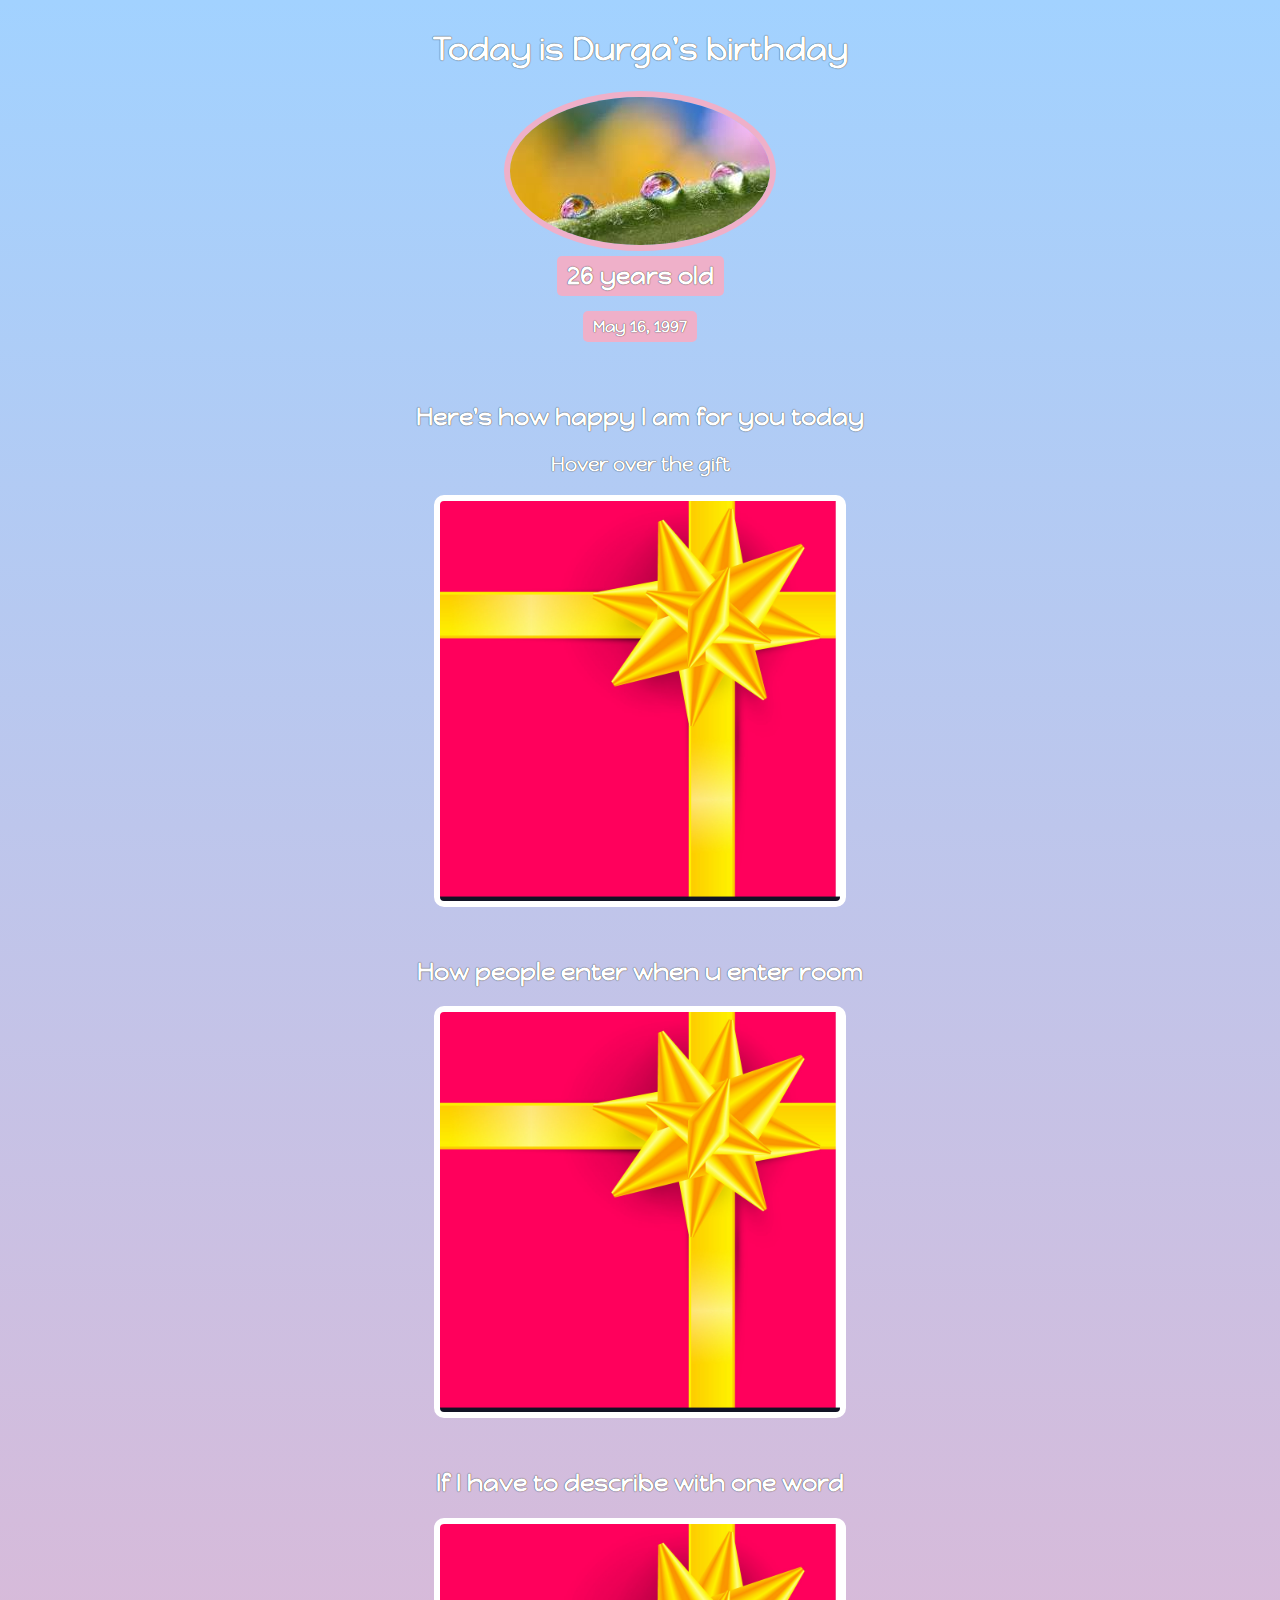
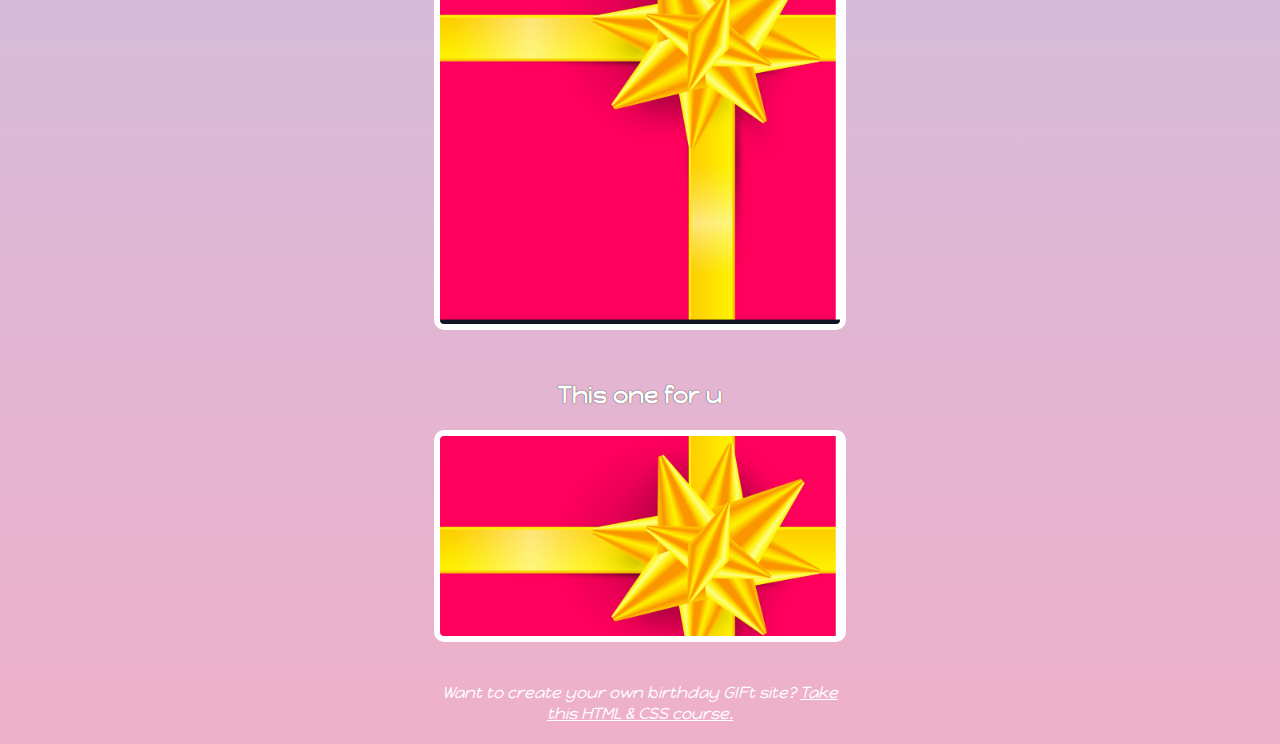
<file: index.html>
<!dochtml>
<html>
	<head>
		<link rel="stylesheet" href="style.css">
		<link rel="preconnect" href="https://fonts.googleapis.com">
		<link rel="preconnect" href="https://fonts.gstatic.com" crossorigin>
		<link href="https://fonts.googleapis.com/css2?family=Happy+Monkey&display=swap" rel="stylesheet">
	</head>
	<body>
		<div id="header">
		<h1>Today is Durga's birthday</h1>
		<img id="imgg" src="images/download.jpg">
		<h2 id="bday-age">26 years old</h2>
		<h4 id="bday-date">May 16, 1997</h4>
		</div>
		<div class="gift-section">
			<h2 class="gift-title">Here's how happy I am for you today</h2>
			<h3 class="gift-hint">Hover over the gift</h3>
			<div class="gift-img" id="gift-img-happy"></div>
		</div>
		<div class="gift-section">
			<h2 class="gift-title">How people enter when u enter room</h2>
			<div class="gift-img" id="gift-img-hot"></div>
		</div>
		<div class="gift-section">
			<h2 class="gift-title">If I have to describe with one word</h2>
			<div class="gift-img" id="gift-img-genius"></div>
		</div>
		<div class="gift-section">
			<h2 class="gift-title">This one for u</h2>
			<div class="gift-img" id="gift-img-final"></div>
		</div>
		<p id="footer">
		Want to create your own birthday GIFt site? <a href="https://scrimba.com/learn/htmlandcss" target="_blank">Take this HTML & CSS course.</a>
		</p>
	</body>
</html>
</file>
<file: style.css>
body{
	background: linear-gradient(#a2d2ff,#EFB0C9);
	text-align:center;
	font-family: "Happy Monkey", system-ui;
	font-weight: 400;
	font-style: normal;
	color: #ffffff;
}
#imgg{
	border: 6px solid #EFB0C9;
	border-radius: 50%;
}
h1,h2,h3,h4{
	text-shadow: 0 0 1px black;
}

#bday-age{
		background: #EFB0C9;
		padding: 5px 10px;
		border-radius: 5px;
		margin: 5px 0 10px 0 ;
}

#bday-date{
		background: #EFB0C9;
		padding:5px 10px;
		border-radius: 5px;
		margin: 5px 0 10px 0 ;
}

#header{
	display:flex;
	flex-direction: column;
	align-items: center;
}

.gift-img{
	width:400px;
	height: 400px;
	margin: 0 auto;
	border: 6px solid white;
	border-radius: 10px;
	background-image: url("images/gift cover.jpg");
	background-size: cover;
}


#gift-img-happy:hover{
	background-image: url("images/happy.gif");
}

#gift-img-hot:hover{
	background-image: url("images/hot.gif");
}
#gift-img-genius:hover{
	background-image: url("images/genius.gif");
}

#gift-img-final{
	
	height:200px;
	background-size: cover;
}

#gift-img-final:hover{
	background-image: url("images/cheers.gif");
}

.gift-section{
	margin-top: 50px;
}

#footer{
	font-style: italic;
	width: 400px;
	margin: 40px auto 20px;
}

a{
	color:white;
}
</file>
